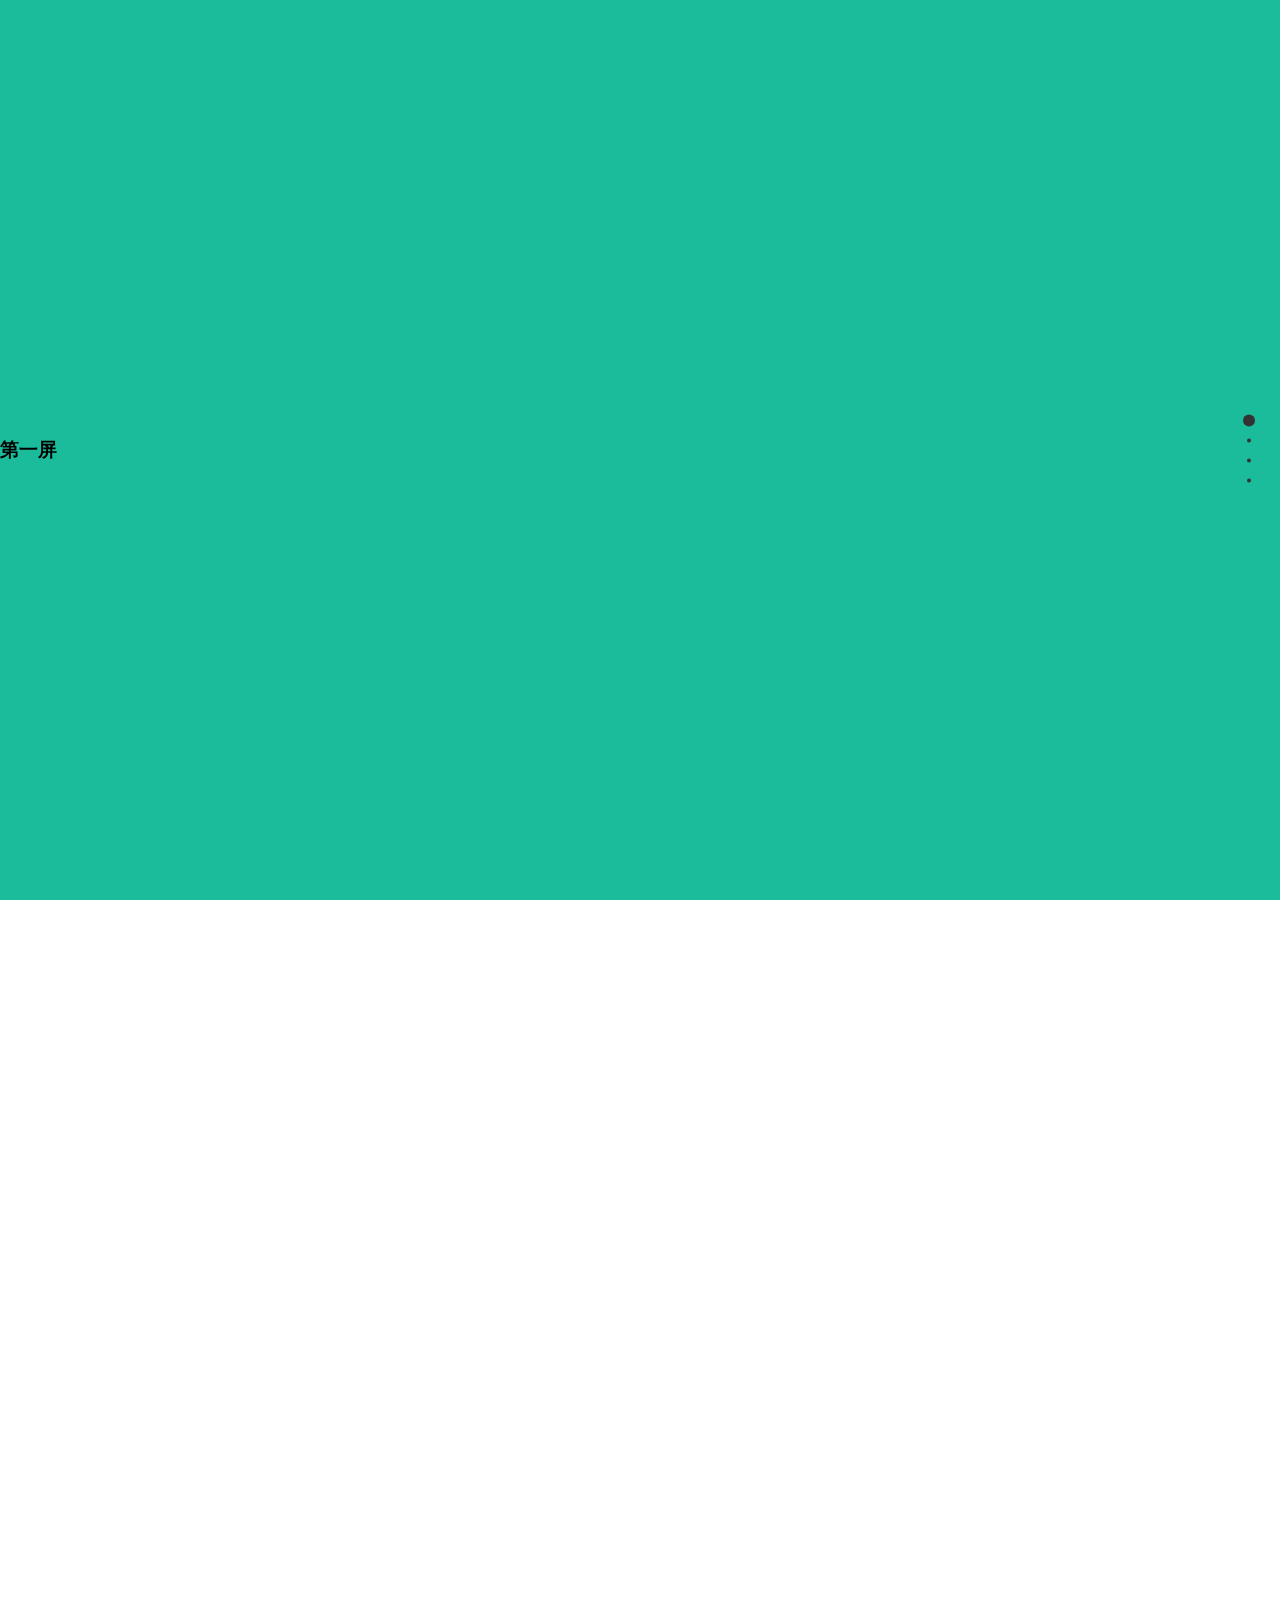
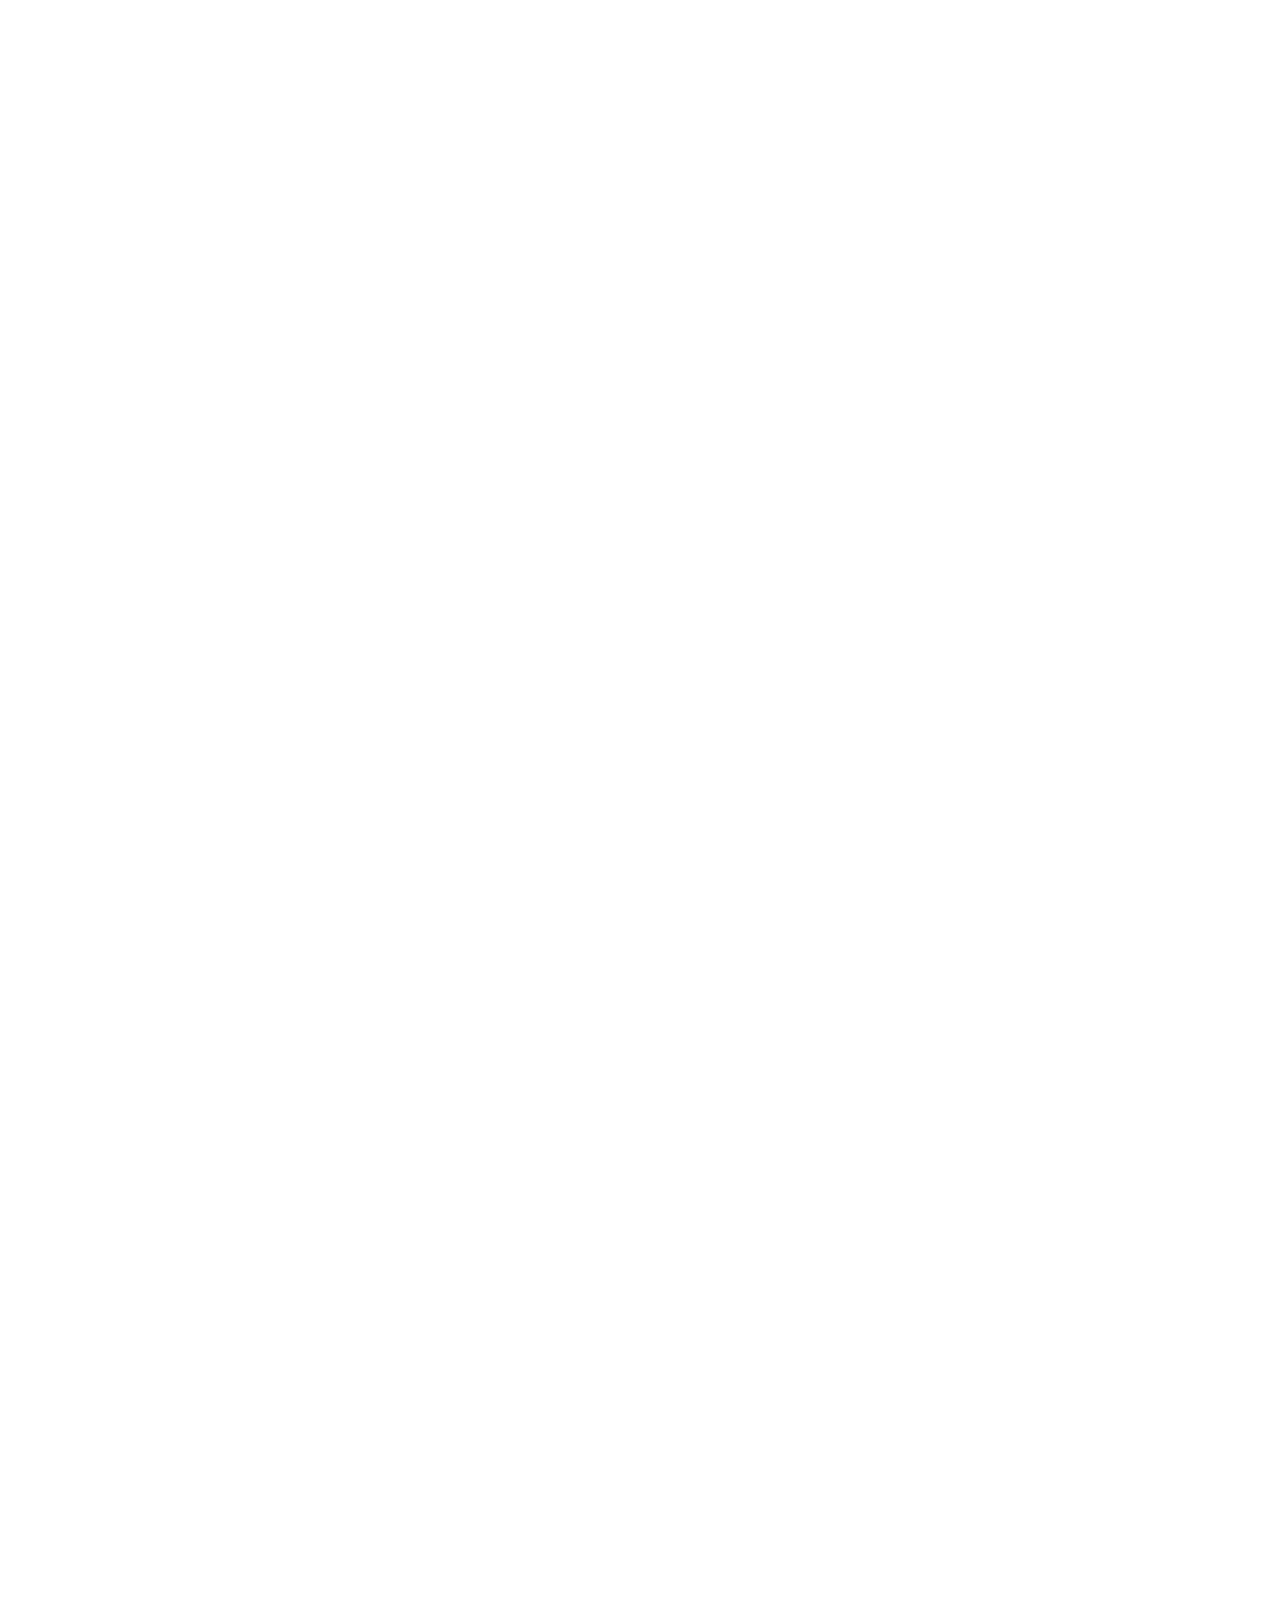
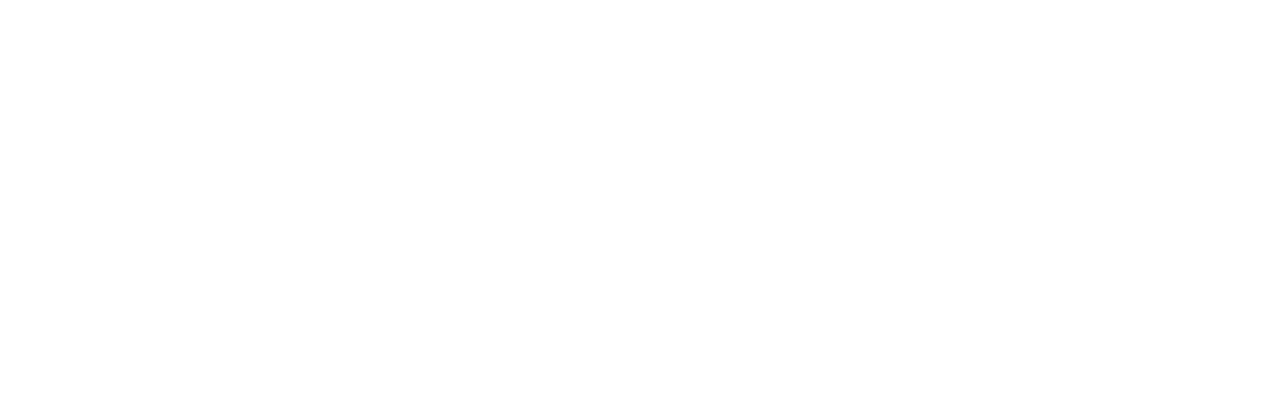
<file: 全屏滚动插件/index.html>
<!DOCTYPE html>
<html lang="en">
<head>
    <meta charset="UTF-8">
    <meta name="viewport" content="width=device-width, initial-scale=1.0">
    <title>Document</title>
    <link rel="stylesheet" href="css/fullpage.min.css">
    <script src="js/jquery.min.js"></script>
    <script src="js/fullpage.min.js"></script>
    <script>
        $(function(){
            $('#dowebok').fullpage({
                sectionsColor: ['#1bbc9b', '#4BBFC3', '#7BAABE', '#f90'],
                navigation:true
            });
        });
    </script>
</head>
<body>
    <div id="dowebok">
        <div class="section">
            <h3>第一屏</h3>
        </div>
        <div class="section">
            <h3>第二屏</h3>
        </div>
        <div class="section">
            <h3>第三屏</h3>
        </div>
        <div class="section">
            <h3>第四屏</h3>
        </div>
    </div>
</body>
</html>
</file>
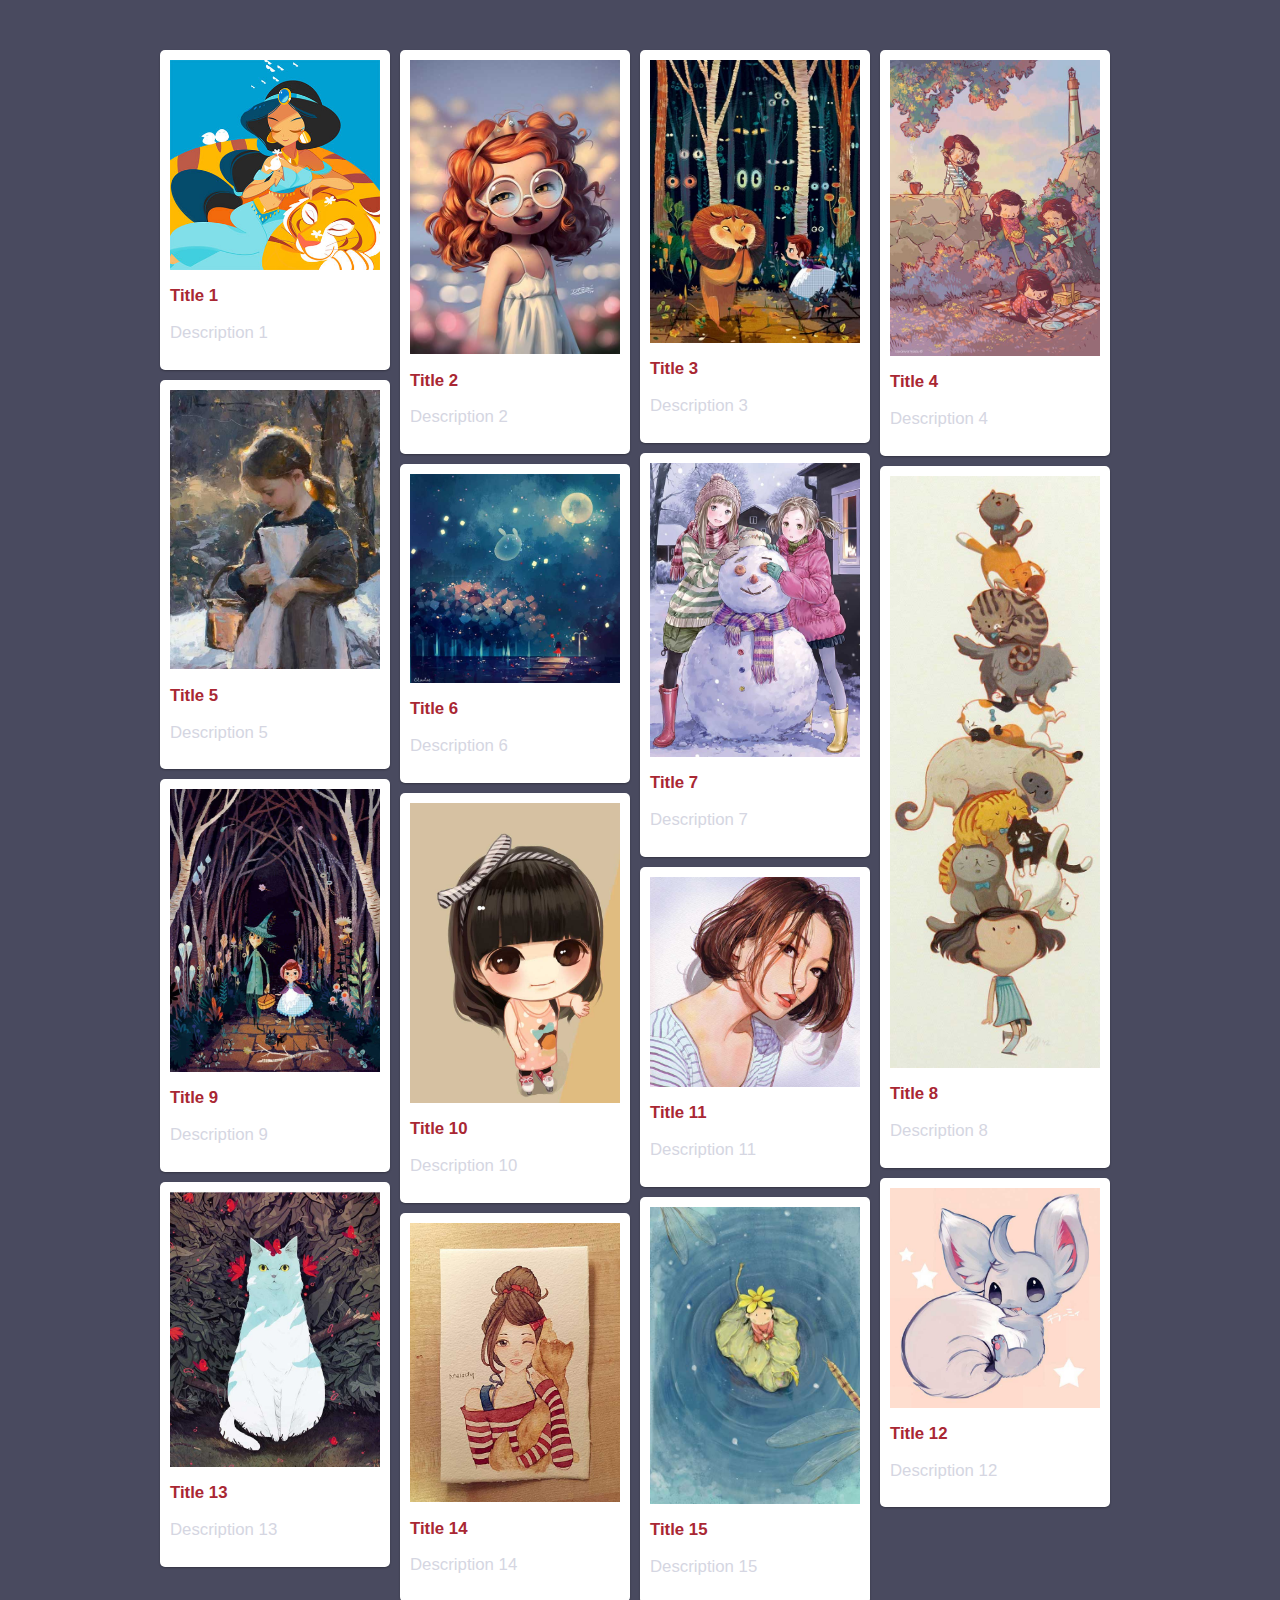
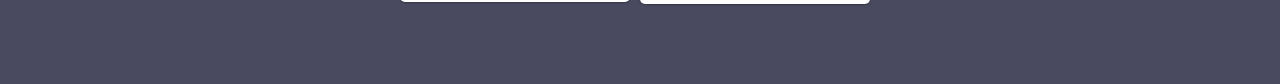
<file: 瀑布流/index.html>
<!DOCTYPE html>
<html lang="en">
<head>
    <meta charset="UTF-8">
    <meta name="viewport" content="width=device-width, initial-scale=1.0">
    <title>瀑布流</title>
    <link rel="stylesheet" href="css/normalize.css">
    <link rel="stylesheet" type="text/css" href="css/default.css">
    <style type="text/css">
		#gallery-wrapper {
		position: relative;
		max-width: 75%;
		width: 75%;
		margin:50px auto;
		}
		img.thumb {
		width: 100%;
		max-width: 100%;
		height: auto;
		}
		.white-panel {
		position: absolute;
		background: white;
		border-radius: 5px;
		box-shadow: 0px 1px 2px rgba(0,0,0,0.3);
		padding: 10px;
		}
		.white-panel h1 {
		font-size: 1em;
		}
		.white-panel h1 a {
		color: #A92733;
		}
		.white-panel:hover {
		box-shadow: 1px 1px 10px rgba(0,0,0,0.5);
		margin-top: -5px;
		-webkit-transition: all 0.3s ease-in-out;
		-moz-transition: all 0.3s ease-in-out;
		-o-transition: all 0.3s ease-in-out;
		transition: all 0.3s ease-in-out;
		}
    </style>
    <script src="https://cdn.bootcdn.net/ajax/libs/jquery/3.5.1/jquery.min.js"></script>
	<script src="js/pinterest_grid.js"></script>
	<script type="text/javascript">
		$(function(){
			$("#gallery-wrapper").pinterest_grid({
				no_columns: 4,
                padding_x: 10,
                padding_y: 10,
                margin_bottom: 50,
                single_column_breakpoint: 700
			});
			
		});
	</script>
</head>
<body>
    <section id="gallery-wrapper">
		<article class="white-panel">
			<img src="img/1.jpg" class="thumb">
			<h1><a href="#">Title 1</a></h1>
	  		<p>Description 1</p>
		</article>
		<article class="white-panel">
			<img src="img/2.jpg" class="thumb">
			<h1><a href="#">Title 2</a></h1>
	  		<p>Description 2</p>
		</article>
		<article class="white-panel">
			<img src="img/3.jpg" class="thumb">
			<h1><a href="#">Title 3</a></h1>
	  		<p>Description 3</p>
		</article>
		<article class="white-panel">
			<img src="img/4.jpg" class="thumb">
			<h1><a href="#">Title 4</a></h1>
	  		<p>Description 4</p>
		</article>
		<article class="white-panel">
			<img src="img/5.jpg" class="thumb">
			<h1><a href="#">Title 5</a></h1>
	  		<p>Description 5</p>
		</article>
		<article class="white-panel">
			<img src="img/6.jpg" class="thumb">
			<h1><a href="#">Title 6</a></h1>
	  		<p>Description 6</p>
		</article>
		<article class="white-panel">
			<img src="img/7.jpg" class="thumb">
			<h1><a href="#">Title 7</a></h1>
	  		<p>Description 7</p>
		</article>
		<article class="white-panel">
			<img src="img/8.jpg" class="thumb">
			<h1><a href="#">Title 8</a></h1>
	  		<p>Description 8</p>
		</article>
		<article class="white-panel">
			<img src="img/9.jpg" class="thumb">
			<h1><a href="#">Title 9</a></h1>
	  		<p>Description 9</p>
		</article>
		<article class="white-panel">
			<img src="img/10.jpg" class="thumb">
			<h1><a href="#">Title 10</a></h1>
	  		<p>Description 10</p>
		</article>
		<article class="white-panel">
			<img src="img/11.jpg" class="thumb">
			<h1><a href="#">Title 11</a></h1>
	  		<p>Description 11</p>
		</article>
		<article class="white-panel">
			<img src="img/12.jpg" class="thumb">
			<h1><a href="#">Title 12</a></h1>
	  		<p>Description 12</p>
		</article>
		<article class="white-panel">
			<img src="img/13.jpg" class="thumb">
			<h1><a href="#">Title 13</a></h1>
	  		<p>Description 13</p>
		</article>
		<article class="white-panel">
			<img src="img/14.jpg" class="thumb">
			<h1><a href="#">Title 14</a></h1>
	  		<p>Description 14</p>
		</article>
		<article class="white-panel">
			<img src="img/15.jpg" class="thumb">
			<h1><a href="#">Title 15</a></h1>
	  		<p>Description 15</p>
		</article>
    </section>
</body>
</html>
</file>
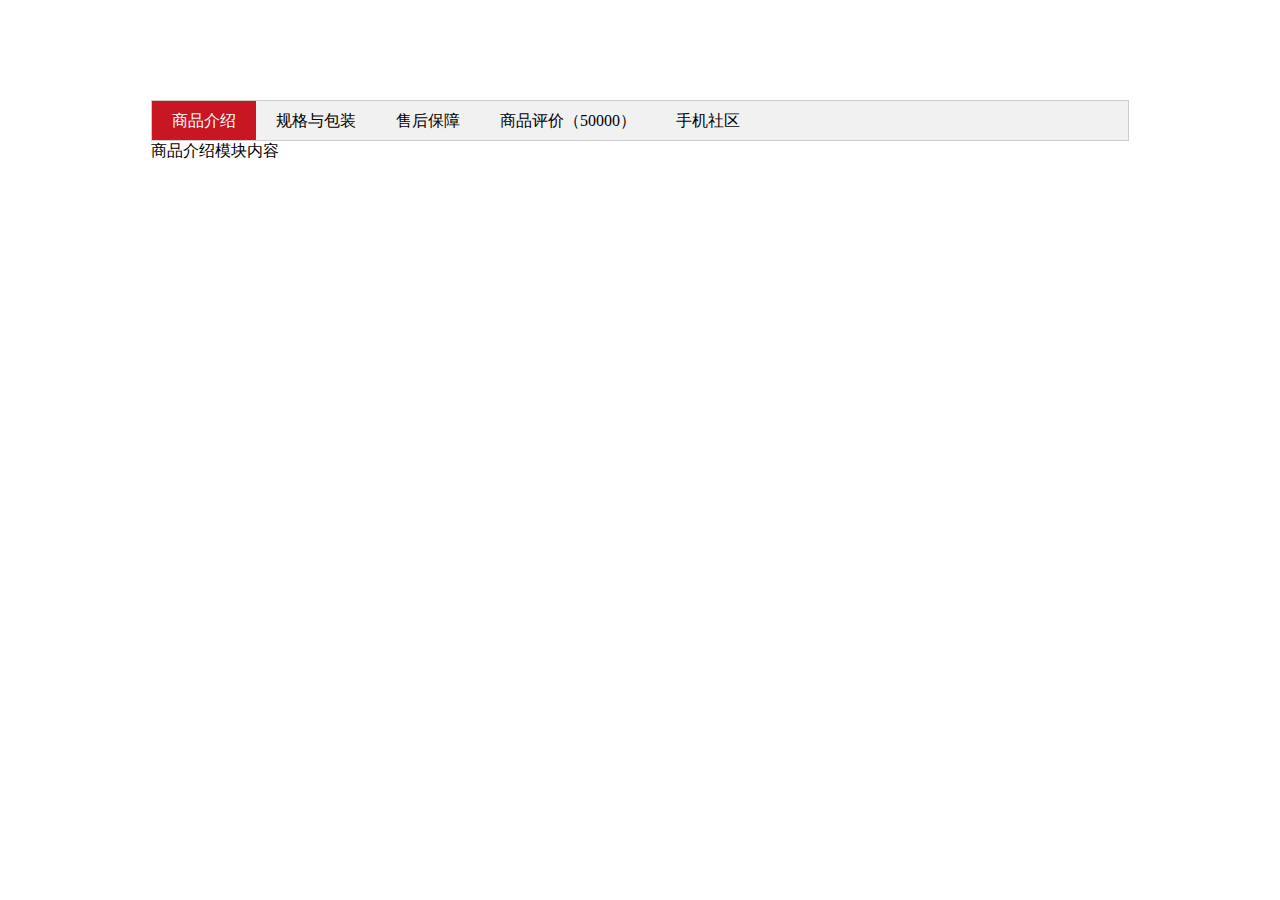
<file: 案例  tab栏切换.html>
<!DOCTYPE html>
<html lang="en">

<head>
    <meta charset="UTF-8">
    <meta name="viewport" content="width=device-width, initial-scale=1.0">
    <meta http-equiv="X-UA-Compatible" content="ie=edge">
    <title>Document</title>
    <style>
        * {
            margin: 0;
            padding: 0;
        }
        
        li {
            list-style-type: none;
        }
        
        .tab {
            width: 978px;
            margin: 100px auto;
        }
        
        .tab_list {
            height: 39px;
            border: 1px solid #ccc;
            background-color: #f1f1f1;
        }
        
        .tab_list li {
            float: left;
            height: 39px;
            line-height: 39px;
            padding: 0 20px;
            text-align: center;
            cursor: pointer;
        }
        
        .tab_list .current {
            background-color: #c81623;
            color: #fff;
        }
        
        .item_info {
            padding: 20px 0 0 20px;
        }
        
        .item {
            display: none;
        }
    </style>
    <script src="https://cdn.bootcdn.net/ajax/libs/jquery/3.5.1/jquery.min.js"></script>
</head>

<body>
    <div class="tab">
        <div class="tab_list">
            <ul>
                <li class="current">商品介绍</li>
                <li>规格与包装</li>
                <li>售后保障</li>
                <li>商品评价（50000）</li>
                <li>手机社区</li>
            </ul>
        </div>
        <div class="tab_con">
            <div class="item" style="display: block;">
                商品介绍模块内容
            </div>
            <div class="item">
                规格与包装模块内容
            </div>
            <div class="item">
                售后保障模块内容
            </div>
            <div class="item">
                商品评价（50000）模块内容
            </div>
            <div class="item">
                手机社区模块内容
            </div>

        </div>
    </div>
    <script>
        $(function() {
            // 1.点击上部的li，当前li 添加current类，其余兄弟移除类
            $(".tab_list li").click(function() {
                // 链式编程操作
                $(this).addClass("current").siblings().removeClass("current");
                // 2.点击的同时，得到当前li 的索引号
                var index = $(this).index();
                console.log(index);
                // 3.让下部里面相应索引号的item显示，其余的item隐藏
                $(".tab_con .item").eq(index).show().siblings().hide();
            });
        })
    </script>
</body>

</html>
</file>
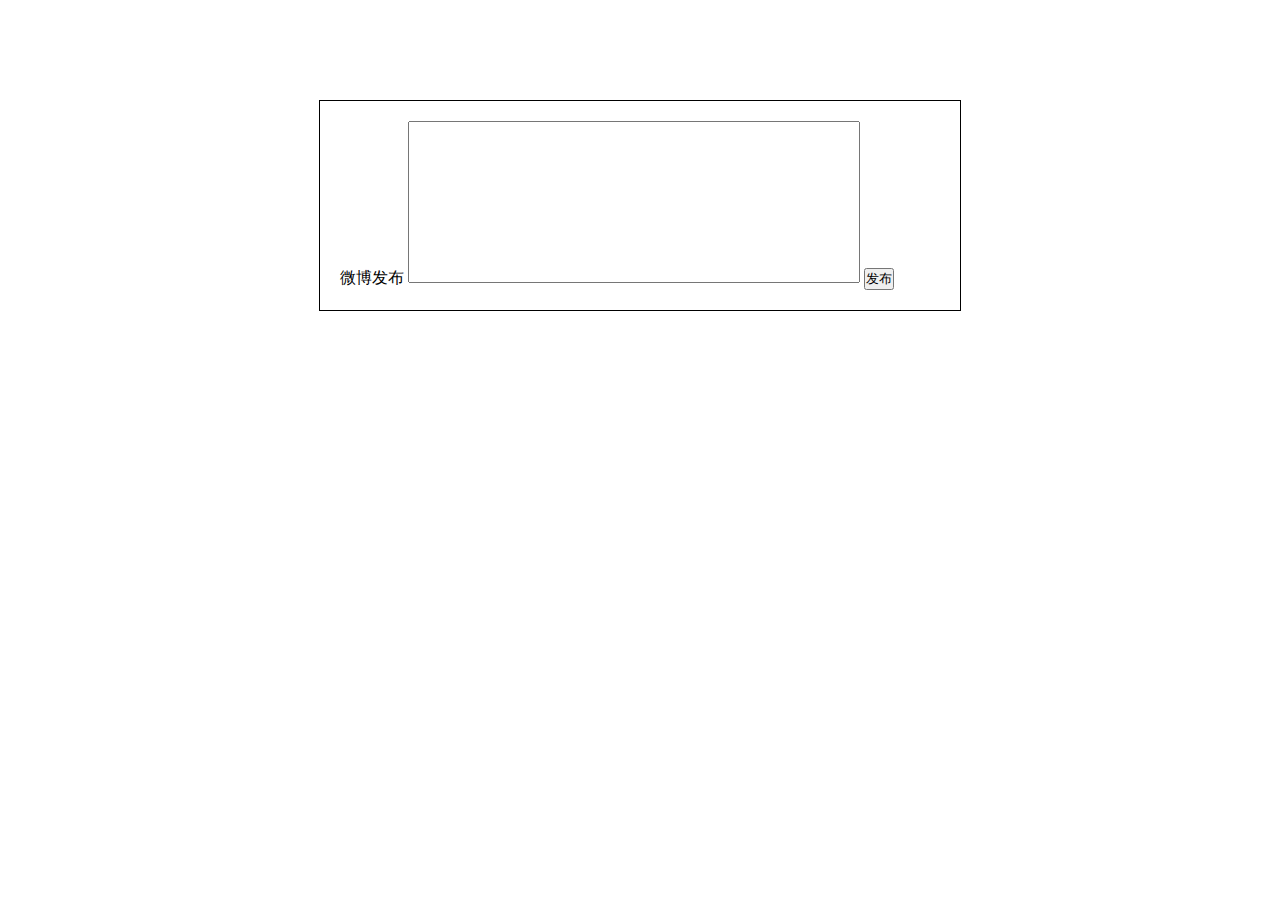
<file: 案例  微博发布.html>
<!DOCTYPE html>
<html>

<head lang="en">
    <meta charset="UTF-8">
    <title></title>
    <style>
        * {
            margin: 0;
            padding: 0
        }
        
        ul {
            list-style: none
        }
        
        .box {
            width: 600px;
            margin: 100px auto;
            border: 1px solid #000;
            padding: 20px;
        }
        
        textarea {
            width: 450px;
            height: 160px;
            outline: none;
            resize: none;
        }
        
        ul {
            width: 450px;
            padding-left: 80px;
        }
        
        ul li {
            line-height: 25px;
            border-bottom: 1px dashed #cccccc;
            display: none;
        }
        
        input {
            float: right;
        }
        
        ul li a {
            float: right;
        }
    </style>
    <script src="https://cdn.bootcdn.net/ajax/libs/jquery/3.5.1/jquery.min.js"></script>
    <script>
        $(function(){
            //1、点击发布按钮，动态创建一个li，放入文本框的内容和删除按钮，并且添加到ul中
            $(".btn").on("click",function(){
                var li = $('<li></li>')
                li.html($('.txt').val() + "<a href = 'javascript:;'>删除</a>")
                $("ul").prepend(li)
                li.slideDown()
                $('.txt').val('')
            })
            //2、点击删除按钮，可以删除当前的微博留言li
            // $("ul a").click(function(){   click不能给动态创建的a添加事件
            // })
            //on可以给动态创建的元素绑定事件
            $("ul").on("click","a",function(){
                $(this).parent().slideUp(function(){
                    $(this).remove()
                })
            })
        })
    </script>
</head>

<body>
    <div class="box" id="weibo">
        <span>微博发布</span>
        <textarea name="" class="txt" cols="30" rows="10"></textarea>
        <button class="btn">发布</button>
        <ul>
        </ul>
    </div>
</body>

</html>
</file>
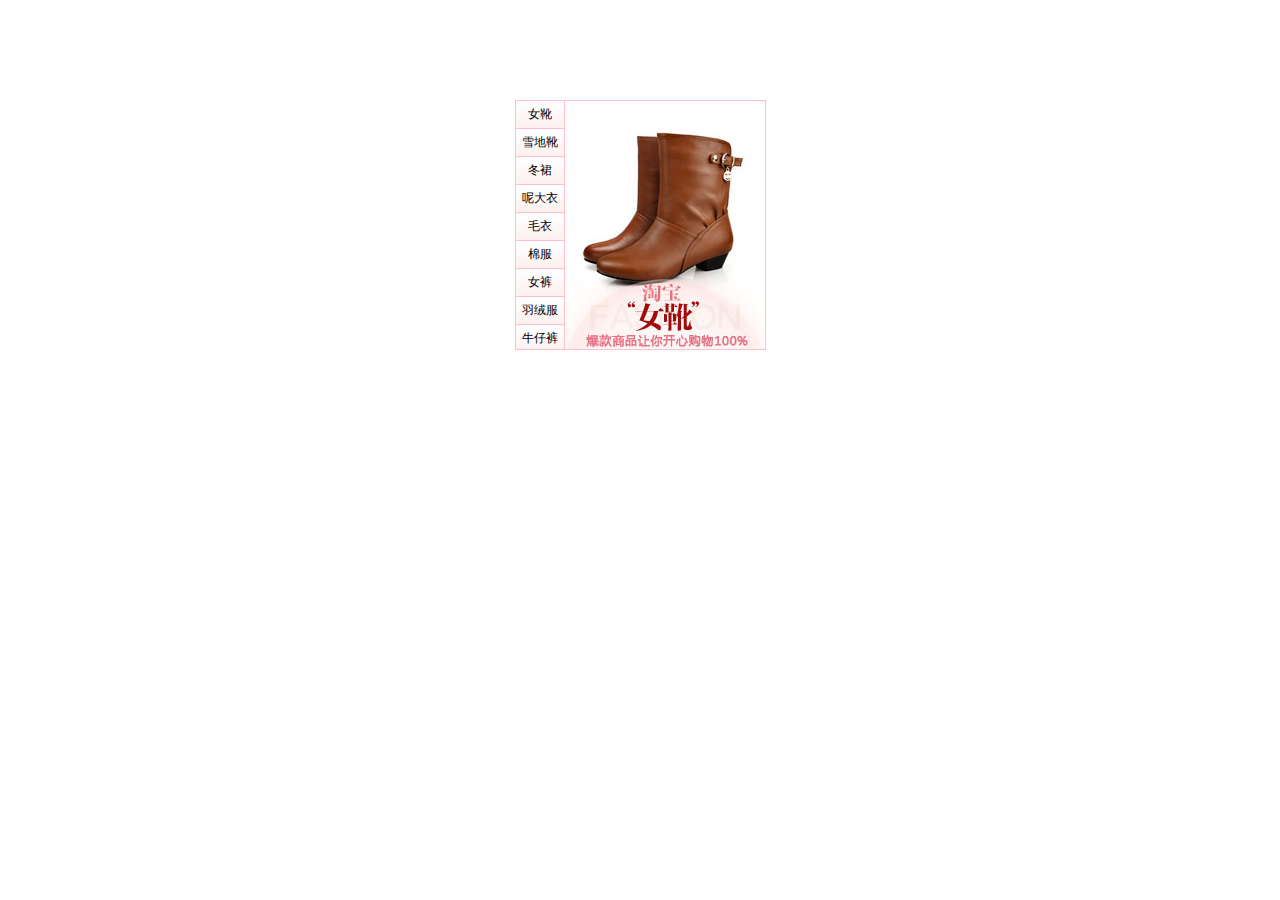
<file: 案例  淘宝服饰精品.html>
<!DOCTYPE html>
<html>

<head lang="en">
    <meta charset="UTF-8">
    <title></title>
    <style type="text/css">
        * {
            margin: 0;
            padding: 0;
            font-size: 12px;
        }
        
        ul {
            list-style: none;
        }
        
        a {
            text-decoration: none;
        }
        
        .wrapper {
            width: 250px;
            height: 248px;
            margin: 100px auto 0;
            border: 1px solid pink;
            border-right: 0;
            overflow: hidden;
        }
        
        #left,
        #content {
            float: left;
        }
        
        #left li {
            background: url(images/lili.jpg) repeat-x;
        }
        
        #left li a {
            display: block;
            width: 48px;
            height: 27px;
            border-bottom: 1px solid pink;
            line-height: 27px;
            text-align: center;
            color: black;
        }
        
        #left li a:hover {
            background-image: url(images/abg.gif);
        }
        
        #content {
            border-left: 1px solid pink;
            border-right: 1px solid pink;
        }
    </style>
    <script src="https://cdn.bootcdn.net/ajax/libs/jquery/3.5.1/jquery.min.js"></script>
    <script>
        $(function() {
            // 1. 鼠标经过左侧的小li 
            $("#left li").mouseover(function() {
                // 2. 得到当前小li 的索引号
                var index = $(this).index();
                // 3. 让我们右侧的盒子相应索引号的图片显示出来就好了
                // $("#content div").eq(index).show();
                // 4. 让其余的图片（就是其他的兄弟）隐藏起来
                // $("#content div").eq(index).siblings().hide();
                // 链式编程
                $("#content div").eq(index).show().siblings().hide();
                //当前元素变化背景颜色
                $(this).css('background','skyblue');
                //其余兄弟去掉背景颜色
                $(this).siblings().css('background','');
            })
        })
        
    </script>
</head>

<body>
    <div class="wrapper">
        <ul id="left">
            <li><a href="#">女靴</a></li>
            <li><a href="#">雪地靴</a></li>
            <li><a href="#">冬裙</a></li>
            <li><a href="#">呢大衣</a></li>
            <li><a href="#">毛衣</a></li>
            <li><a href="#">棉服</a></li>
            <li><a href="#">女裤</a></li>
            <li><a href="#">羽绒服</a></li>
            <li><a href="#">牛仔裤</a></li>
        </ul>
        <div id="content">
            <div>
                <a href="#"><img src="images/女靴.jpg" width="200" height="250" /></a>
            </div>
            <div>
                <a href="#"><img src="images/雪地靴.jpg" width="200" height="250" /></a>
            </div>
            <div>
                <a href="#"><img src="images/冬裙.jpg" width="200" height="250" /></a>
            </div>
            <div>
                <a href="#"><img src="images/呢大衣.jpg" width="200" height="250" /></a>
            </div>
            <div>
                <a href="#"><img src="images/毛衣.jpg" width="200" height="250" /></a>
            </div>
            <div>
                <a href="#"><img src="images/棉服.jpg" width="200" height="250" /></a>
            </div>
            <div>
                <a href="#"><img src="images/女裤.jpg" width="200" height="250" /></a>
            </div>
            <div>
                <a href="#"><img src="images/羽绒服.jpg" width="200" height="250" /></a>
            </div>
            <div>
                <a href="#"><img src="images/牛仔裤.jpg" width="200" height="250" /></a>
            </div>

        </div>


    </div>
</body>

</html>
</file>
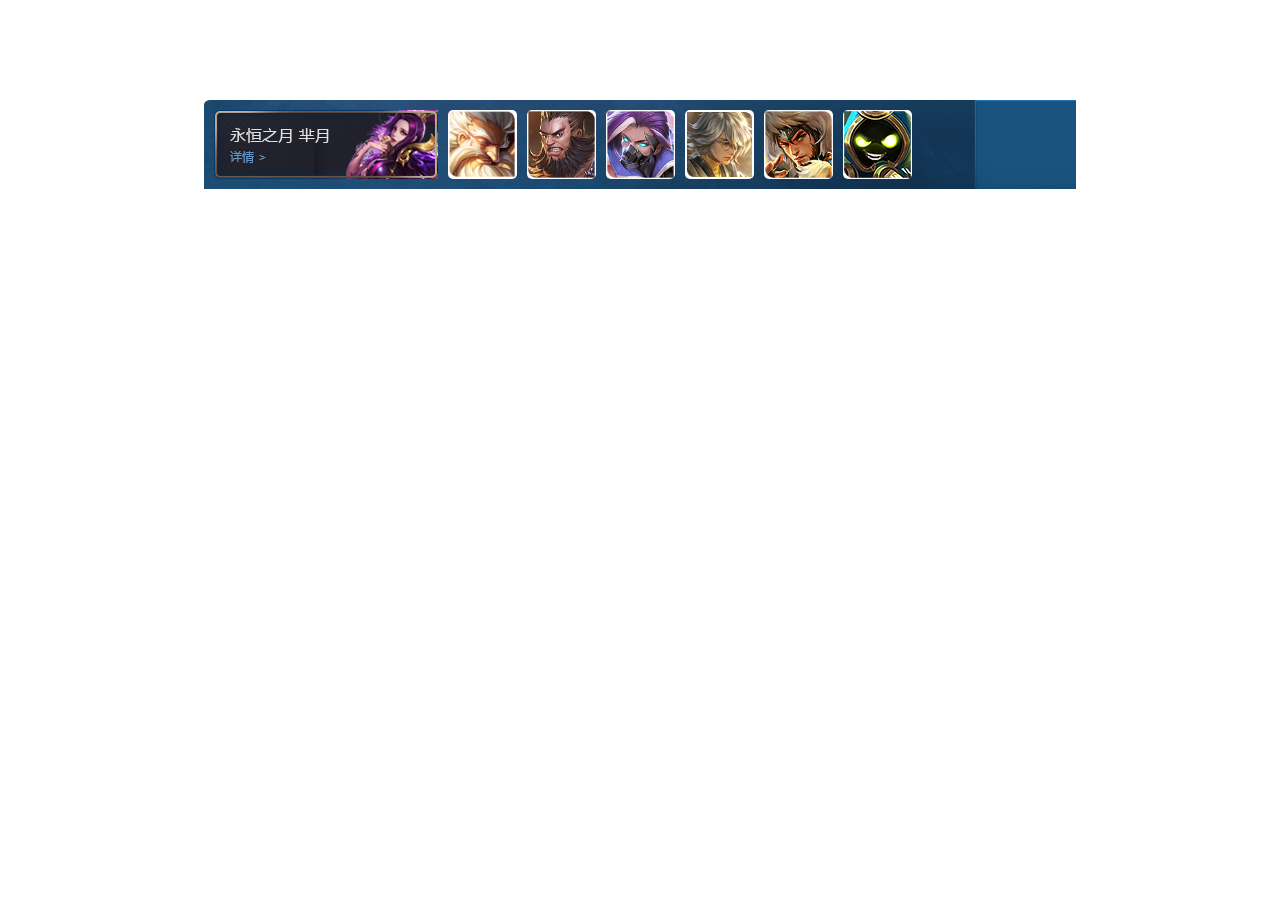
<file: 案例  王者荣耀手风琴效果.html>
<!doctype html>
<html>

<head>
    <meta charset="utf-8">
    <title>手风琴案例</title>

    <style type="text/css">
        * {
            margin: 0;
            padding: 0;
        }
        
        img {
            display: block;
        }
        
        ul {
            list-style: none;
        }
        
        .king {
            width: 852px;
            margin: 100px auto;
            background: url(images/bg.png) no-repeat;
            overflow: hidden;
            padding: 10px;
        }
        
        .king ul {
            overflow: hidden;
        }
        
        .king li {
            position: relative;
            float: left;
            width: 69px;
            height: 69px;
            margin-right: 10px;
        }
        
        .king li.current {
            width: 224px;
        }
        
        .king li.current .big {
            display: block;
        }
        
        .king li.current .small {
            display: none;
        }
        
        .big {
            width: 224px;
            display: none;
        }
        
        .small {
            position: absolute;
            top: 0;
            left: 0;
            width: 69px;
            height: 69px;
            border-radius: 5px;
        }
    </style>

</head>

<body>
    <script src="https://cdn.bootcdn.net/ajax/libs/jquery/3.5.1/jquery.min.js"></script>
    <script type="text/javascript">
        $(function() {
            // 鼠标经过某个小li 有两步操作：
            $(".king li").mouseenter(function() {
                // 1.当前小li 宽度变为 224px， 同时里面的小图片淡出，大图片淡入
                $(this).stop().animate({
                    width: 224
                }).find(".small").stop().fadeOut().siblings(".big").stop().fadeIn();
                // 2.其余兄弟小li宽度变为69px， 小图片淡入， 大图片淡出
                $(this).siblings("li").stop().animate({
                    width: 69
                }).find(".small").stop().fadeIn().siblings(".big").stop().fadeOut();
            })



        });
    </script>
    <div class="king">
        <ul>
            <li class="current">
                <a href="#">
                    <img src="images/m1.jpg" alt="" class="small">
                    <img src="images/m.png" alt="" class="big">
                </a>
            </li>
            <li>
                <a href="#">
                    <img src="images/l1.jpg" alt="" class="small">
                    <img src="images/l.png" alt="" class="big">
                </a>
            </li>
            <li>
                <a href="#">
                    <img src="images/c1.jpg" alt="" class="small">
                    <img src="images/c.png" alt="" class="big">
                </a>
            </li>
            <li>
                <a href="#">
                    <img src="images/w1.jpg" alt="" class="small">
                    <img src="images/w.png" alt="" class="big">
                </a>
            </li>
            <li>
                <a href="#">
                    <img src="images/z1.jpg" alt="" class="small">
                    <img src="images/z.png" alt="" class="big">
                </a>
            </li>
            <li>
                <a href="#">
                    <img src="images/h1.jpg" alt="" class="small">
                    <img src="images/h.png" alt="" class="big">
                </a>
            </li>
            <li>
                <a href="#">
                    <img src="images/t1.jpg" alt="" class="small">
                    <img src="images/t.png" alt="" class="big">
                </a>
            </li>
        </ul>

    </div>




</body>

</html>
</file>
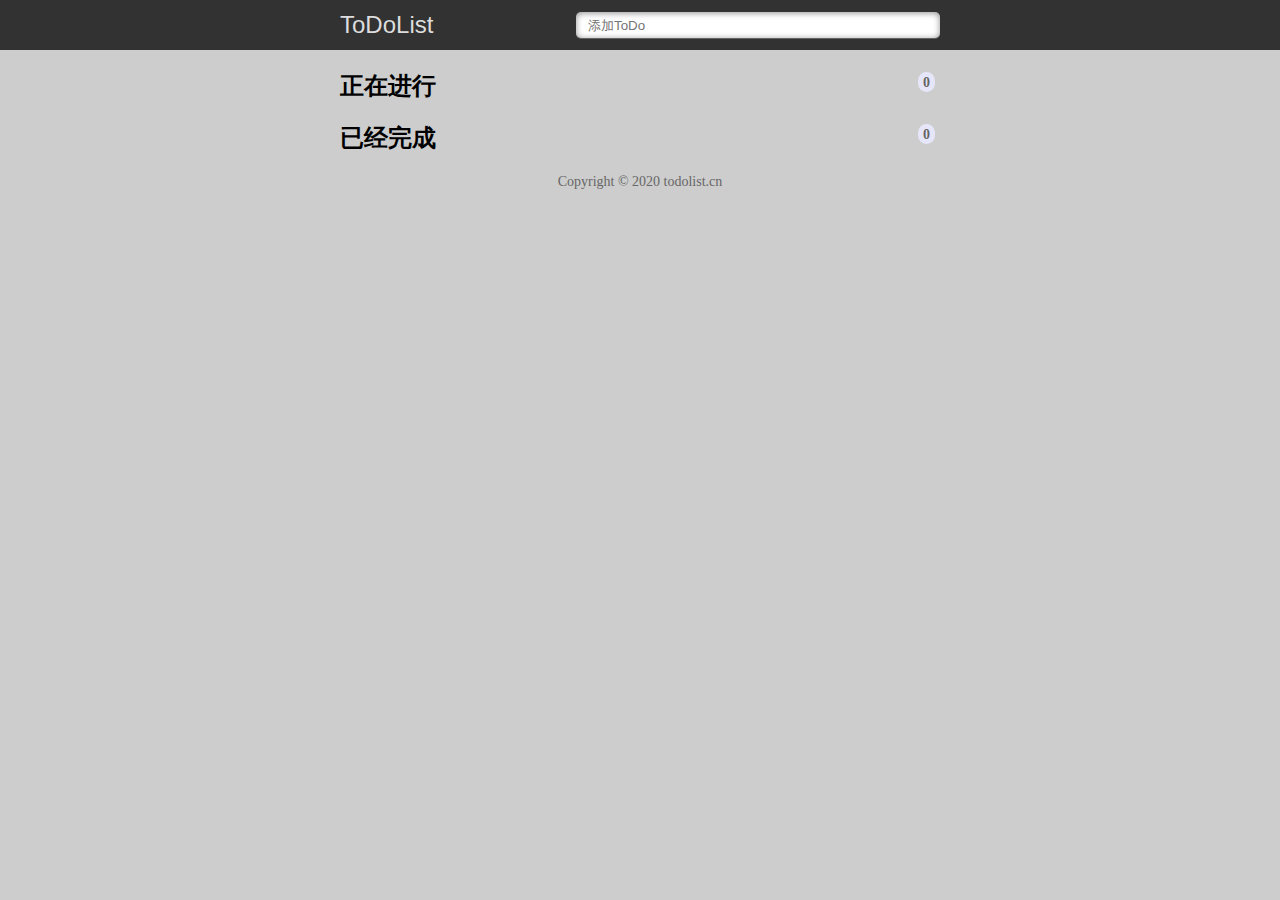
<file: ToDolist——最简单的待办事项列表/案例  ToDolist.html>
<!DOCTYPE html>
<html lang="en">
<head>
    <meta charset="UTF-8">
    <meta name="viewport" content="width=device-width, initial-scale=1.0">
    <title>ToDolist——最简单的待办事项列表</title>
    <link rel="stylesheet" href="css/index.css">
    <script src="https://cdn.bootcdn.net/ajax/libs/jquery/3.5.1/jquery.min.js"></script>
    <script src="./todolist.js"></script>
</head>
<body>
    <header>
        <section>
            <label for="title">ToDoList</label>
            <input type="text" id="title" name="title" placeholder="添加ToDo" required="required" autocomplete="off" />
        </section>
    </header>
    <section>
        <h2>正在进行 <span id="todocount"></span></h2>
        <ol id="todolist" class="demo-box">

        </ol>
        <h2>已经完成 <span id="donecount"></span></h2>
        <ul id="donelist">

        </ul>
    </section>
    <footer>
        Copyright &copy; 2020 todolist.cn
    </footer>

</body>
</html>
</file>
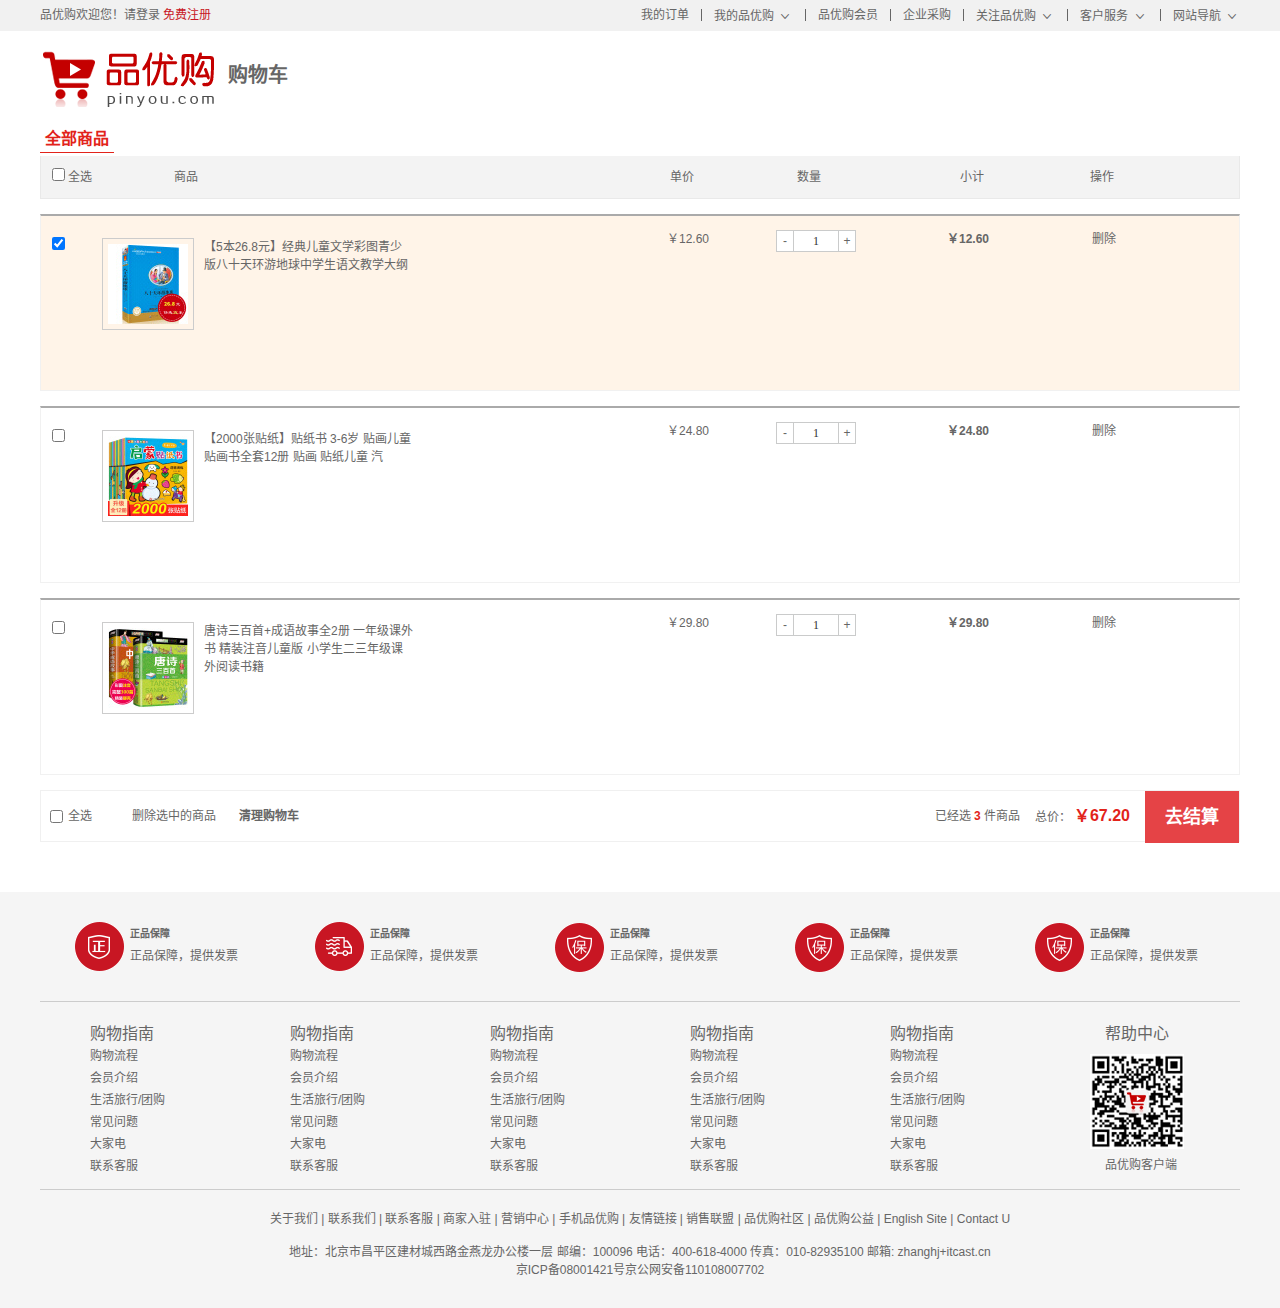
<file: 购物车/案例  购物车.html>
<!DOCTYPE html>
<html lang="zh-CN">

<head>
    <meta charset="UTF-8">
    <title>我的购物车-品优购</title>
    <meta name="description" content="品优购JD.COM-专业的综合网上购物商城,销售家电、数码通讯、电脑、家居百货、服装服饰、母婴、图书、食品等数万个品牌优质商品.便捷、诚信的服务，为您提供愉悦的网上购物体验!" />
    <meta name="Keywords" content="网上购物,网上商城,手机,笔记本,电脑,MP3,CD,VCD,DV,相机,数码,配件,手表,存储卡,品优购" />
    <!-- 引入facicon.ico网页图标 -->
    <link rel="shortcut icon" href="favicon.ico" type="image/x-icon" />
    <!-- 引入css 初始化的css 文件 -->
    <link rel="stylesheet" href="css/base.css">
    <!-- 引入公共样式的css 文件 -->
    <link rel="stylesheet" href="css/common.css">
    <!-- 引入car css -->
    <link rel="stylesheet" href="css/car.css">
    <!-- 先引入jquery  -->
    <script src="https://cdn.bootcdn.net/ajax/libs/jquery/3.5.1/jquery.min.js"></script>
    <!-- 在引入我们自己的js文件 -->
    <script src="js/car.js"></script>
</head>

<body>
    <!-- 顶部快捷导航start -->
    <div class="shortcut">
        <div class="w">
            <div class="fl">
                <ul>
                    <li>品优购欢迎您！ </li>
                    <li>
                        <a href="#">请登录</a>
                        <a href="#" class="style-red">免费注册</a>
                    </li>
                </ul>
            </div>
            <div class="fr">
                <ul>
                    <li><a href="#">我的订单</a></li>
                    <li class="spacer"></li>
                    <li>
                        <a href="#">我的品优购</a>
                        <i class="icomoon"></i>
                    </li>
                    <li class="spacer"></li>
                    <li><a href="#">品优购会员</a></li>
                    <li class="spacer"></li>
                    <li><a href="#">企业采购</a></li>
                    <li class="spacer"></li>
                    <li><a href="#">关注品优购</a> <i class="icomoon"></i></li>
                    <li class="spacer"></li>
                    <li><a href="#">客户服务</a> <i class="icomoon"></i></li>
                    <li class="spacer"></li>
                    <li><a href="#">网站导航</a> <i class="icomoon"></i></li>
                </ul>
            </div>
        </div>
    </div>
    <!-- 顶部快捷导航end  -->


    <div class="car-header">
        <div class="w">
            <div class="car-logo">
                <img src="img/logo.png" alt=""> <b>购物车</b>
            </div>
        </div>
    </div>

    </div>
    <div class="c-container">
        <div class="w">
            <div class="cart-filter-bar">
                <em>全部商品</em>
            </div>
            <!-- 购物车主要核心区域 -->
            <div class="cart-warp">
                <!-- 头部全选模块 -->
                <div class="cart-thead">
                    <div class="t-checkbox">
                        <input type="checkbox" name="" id="" class="checkall"> 全选
                    </div>
                    <div class="t-goods">商品</div>
                    <div class="t-price">单价</div>
                    <div class="t-num">数量</div>
                    <div class="t-sum">小计</div>
                    <div class="t-action">操作</div>
                </div>
                <!-- 商品详细模块 -->
                <div class="cart-item-list">
                    <div class="cart-item check-cart-item">
                        <div class="p-checkbox">
                            <input type="checkbox" name="" id="" checked class="j-checkbox">
                        </div>
                        <div class="p-goods">
                            <div class="p-img">
                                <img src="upload/p1.jpg" alt="">
                            </div>
                            <div class="p-msg">【5本26.8元】经典儿童文学彩图青少版八十天环游地球中学生语文教学大纲</div>
                        </div>
                        <div class="p-price">￥12.60</div>
                        <div class="p-num">
                            <div class="quantity-form">
                                <a href="javascript:;" class="decrement">-</a>
                                <input type="text" class="itxt" value="1">
                                <a href="javascript:;" class="increment">+</a>
                            </div>
                        </div>
                        <div class="p-sum">￥12.60</div>
                        <div class="p-action"><a href="javascript:;">删除</a></div>
                    </div>
                    <div class="cart-item">
                        <div class="p-checkbox">
                            <input type="checkbox" name="" id="" class="j-checkbox">
                        </div>
                        <div class="p-goods">
                            <div class="p-img">
                                <img src="upload/p2.jpg" alt="">
                            </div>
                            <div class="p-msg">【2000张贴纸】贴纸书 3-6岁 贴画儿童 贴画书全套12册 贴画 贴纸儿童 汽</div>
                        </div>
                        <div class="p-price">￥24.80</div>
                        <div class="p-num">
                            <div class="quantity-form">
                                <a href="javascript:;" class="decrement">-</a>
                                <input type="text" class="itxt" value="1">
                                <a href="javascript:;" class="increment">+</a>
                            </div>
                        </div>
                        <div class="p-sum">￥24.80</div>
                        <div class="p-action"><a href="javascript:;">删除</a></div>
                    </div>
                    <div class="cart-item">
                        <div class="p-checkbox">
                            <input type="checkbox" name="" id="" class="j-checkbox">
                        </div>
                        <div class="p-goods">
                            <div class="p-img">
                                <img src="upload/p3.jpg" alt="">
                            </div>
                            <div class="p-msg">唐诗三百首+成语故事全2册 一年级课外书 精装注音儿童版 小学生二三年级课外阅读书籍</div>
                        </div>
                        <div class="p-price">￥29.80</div>
                        <div class="p-num">
                            <div class="quantity-form">
                                <a href="javascript:;" class="decrement">-</a>
                                <input type="text" class="itxt" value="1">
                                <a href="javascript:;" class="increment">+</a>
                            </div>
                        </div>
                        <div class="p-sum">￥29.80</div>
                        <div class="p-action"><a href="javascript:;">删除</a></div>
                    </div>
                </div>

                <!-- 结算模块 -->
                <div class="cart-floatbar">
                    <div class="select-all">
                        <input type="checkbox" name="" id="" class="checkall">全选
                    </div>
                    <div class="operation">
                        <a href="javascript:;" class="remove-batch"> 删除选中的商品</a>
                        <a href="javascript:;" class="clear-all">清理购物车</a>
                    </div>
                    <div class="toolbar-right">
                        <div class="amount-sum">已经选<em>1</em>件商品</div>
                        <div class="price-sum">总价： <em>￥12.60</em></div>
                        <div class="btn-area">去结算</div>
                    </div>
                </div>
            </div>
        </div>

    </div>

    <!-- footer start -->
    <div class="footer">
        <div class="w">
            <!-- mod_service -->
            <div class="mod_service">
                <ul>
                    <li>
                        <i class="mod-service-icon mod_service_zheng"></i>
                        <div class="mod_service_tit">
                            <h5>正品保障</h5>
                            <p>正品保障，提供发票</p>
                        </div>
                    </li>
                    <li>
                        <i class="mod-service-icon mod_service_kuai"></i>
                        <div class="mod_service_tit">
                            <h5>正品保障</h5>
                            <p>正品保障，提供发票</p>
                        </div>
                    </li>
                    <li>
                        <i class="mod-service-icon mod_service_bao"></i>
                        <div class="mod_service_tit">
                            <h5>正品保障</h5>
                            <p>正品保障，提供发票</p>
                        </div>
                    </li>
                    <li>
                        <i class="mod-service-icon mod_service_bao"></i>
                        <div class="mod_service_tit">
                            <h5>正品保障</h5>
                            <p>正品保障，提供发票</p>
                        </div>
                    </li>
                    <li>
                        <i class="mod-service-icon mod_service_bao"></i>
                        <div class="mod_service_tit">
                            <h5>正品保障</h5>
                            <p>正品保障，提供发票</p>
                        </div>
                    </li>
                </ul>
            </div>
            <!-- mod_help -->
            <div class="mod_help">
                <dl class="mod_help_item">
                    <dt>购物指南</dt>
                    <dd> <a href="#">购物流程 </a></dd>
                    <dd> <a href="#">会员介绍 </a></dd>
                    <dd> <a href="#">生活旅行/团购 </a></dd>
                    <dd> <a href="#">常见问题 </a></dd>
                    <dd> <a href="#">大家电 </a></dd>
                    <dd> <a href="#">联系客服 </a></dd>
                </dl>
                <dl class="mod_help_item">
                    <dt>购物指南</dt>
                    <dd> <a href="#">购物流程 </a></dd>
                    <dd> <a href="#">会员介绍 </a></dd>
                    <dd> <a href="#">生活旅行/团购 </a></dd>
                    <dd> <a href="#">常见问题 </a></dd>
                    <dd> <a href="#">大家电 </a></dd>
                    <dd> <a href="#">联系客服 </a></dd>
                </dl>
                <dl class="mod_help_item">
                    <dt>购物指南</dt>
                    <dd> <a href="#">购物流程 </a></dd>
                    <dd> <a href="#">会员介绍 </a></dd>
                    <dd> <a href="#">生活旅行/团购 </a></dd>
                    <dd> <a href="#">常见问题 </a></dd>
                    <dd> <a href="#">大家电 </a></dd>
                    <dd> <a href="#">联系客服 </a></dd>
                </dl>
                <dl class="mod_help_item">
                    <dt>购物指南</dt>
                    <dd> <a href="#">购物流程 </a></dd>
                    <dd> <a href="#">会员介绍 </a></dd>
                    <dd> <a href="#">生活旅行/团购 </a></dd>
                    <dd> <a href="#">常见问题 </a></dd>
                    <dd> <a href="#">大家电 </a></dd>
                    <dd> <a href="#">联系客服 </a></dd>
                </dl>
                <dl class="mod_help_item">
                    <dt>购物指南</dt>
                    <dd> <a href="#">购物流程 </a></dd>
                    <dd> <a href="#">会员介绍 </a></dd>
                    <dd> <a href="#">生活旅行/团购 </a></dd>
                    <dd> <a href="#">常见问题 </a></dd>
                    <dd> <a href="#">大家电 </a></dd>
                    <dd> <a href="#">联系客服 </a></dd>
                </dl>
                <dl class="mod_help_item mod_help_app">
                    <dt>帮助中心</dt>
                    <dd>
                        <img src="upload/erweima.png" alt="">
                        <p>品优购客户端</p>
                    </dd>
                </dl>
            </div>

            <!-- mod_copyright  -->
            <div class="mod_copyright">
                <p class="mod_copyright_links">
                    关于我们 | 联系我们 | 联系客服 | 商家入驻 | 营销中心 | 手机品优购 | 友情链接 | 销售联盟 | 品优购社区 | 品优购公益 | English Site | Contact U
                </p>
                <p class="mod_copyright_info">
                    地址：北京市昌平区建材城西路金燕龙办公楼一层 邮编：100096 电话：400-618-4000 传真：010-82935100 邮箱: zhanghj+itcast.cn <br> 京ICP备08001421号京公网安备110108007702
                </p>
            </div>
        </div>
    </div>
    <!-- footer end -->
</body>

</html>
</file>
<file: 瀑布流/css/default.css>
@font-face {
	font-family: 'icomoon';
	src:url('../fonts/icomoon.eot?rretjt');
	src:url('../fonts/icomoon.eot?#iefixrretjt') format('embedded-opentype'),
		url('../fonts/icomoon.woff?rretjt') format('woff'),
		url('../fonts/icomoon.ttf?rretjt') format('truetype'),
		url('../fonts/icomoon.svg?rretjt#icomoon') format('svg');
	font-weight: normal;
	font-style: normal;
}

[class^="icon-"], [class*=" icon-"] {
	font-family: 'icomoon';
	/* speak: none; */
	font-style: normal;
	font-weight: normal;
	font-variant: normal;
	text-transform: none;
	line-height: 1;

	/* Better Font Rendering =========== */
	-webkit-font-smoothing: antialiased;
	-moz-osx-font-smoothing: grayscale;
}

body, html { font-size: 100%; 	padding: 0; margin: 0;}

/* Reset */
*,
*:after,
*:before {
	-webkit-box-sizing: border-box;
	-moz-box-sizing: border-box;
	box-sizing: border-box;
}

/* Clearfix hack by Nicolas Gallagher: http://nicolasgallagher.com/micro-clearfix-hack/ */
.clearfix:before,
.clearfix:after {
	content: " ";
	display: table;
}

.clearfix:after {
	clear: both;
}

body{
	background: #494A5F;
	color: #D5D6E2;
	font-weight: 500;
	font-size: 1.05em;
	font-family: "Microsoft YaHei","宋体","Segoe UI", "Lucida Grande", Helvetica, Arial,sans-serif, FreeSans, Arimo;
}
a{color: #2fa0ec;text-decoration: none;outline: none;}
a:hover,a:focus{color:#74777b;}

.htmleaf-container{
	margin: 0 auto;
	text-align: center;
	overflow: hidden;
}
.htmleaf-content {
	font-size: 150%;
	padding: 1em 0;
}

.htmleaf-content h2 {
	margin: 0 0 2em;
	opacity: 0.1;
}

.htmleaf-content p {
	margin: 1em 0;
	padding: 5em 0 0 0;
	font-size: 0.65em;
}
.bgcolor-1 { background: #f0efee; }
.bgcolor-2 { background: #f9f9f9; }
.bgcolor-3 { background: #e8e8e8; }/*light grey*/
.bgcolor-4 { background: #2f3238; color: #fff; }/*Dark grey*/
.bgcolor-5 { background: #df6659; color: #521e18; }/*pink1*/
.bgcolor-6 { background: #2fa8ec; }/*sky blue*/
.bgcolor-7 { background: #d0d6d6; }/*White tea*/
.bgcolor-8 { background: #3d4444; color: #fff; }/*Dark grey2*/
.bgcolor-9 { background: #ef3f52; color: #fff;}/*pink2*/
.bgcolor-10{ background: #64448f; color: #fff;}/*Violet*/
.bgcolor-11{ background: #3755ad; color: #fff;}/*dark blue*/
.bgcolor-12{ background: #3498DB; color: #fff;}/*light blue*/
.bgcolor-20{ background: #494A5F;color: #D5D6E2;}
/* Header */
.htmleaf-header{
	padding: 1em 190px 1em;
	letter-spacing: -1px;
	text-align: center;
	background: #66677c;
}
.htmleaf-header h1 {
	color: #D5D6E2;
	font-weight: 600;
	font-size: 2em;
	line-height: 1;
	margin-bottom: 0;
	font-family: "Microsoft YaHei","宋体","Segoe UI", "Lucida Grande", Helvetica, Arial,sans-serif, FreeSans, Arimo;
}
.htmleaf-header h1 span {
	font-family: "Microsoft YaHei","宋体","Segoe UI", "Lucida Grande", Helvetica, Arial,sans-serif, FreeSans, Arimo;
	display: block;
	font-size: 60%;
	font-weight: 400;
	padding: 0.8em 0 0.5em 0;
	color: #c3c8cd;
}
/*nav*/
.htmleaf-demo a{color: #1d7db1;text-decoration: none;}
.htmleaf-demo{width: 100%;padding-bottom: 1.2em;}
.htmleaf-demo a{display: inline-block;margin: 0.5em;padding: 0.6em 1em;border: 3px solid #1d7db1;font-weight: 700;}
.htmleaf-demo a:hover{opacity: 0.6;}
.htmleaf-demo a.current{background:#1d7db1;color: #fff; }
/* Top Navigation Style */
.htmleaf-links {
	position: relative;
	display: inline-block;
	white-space: nowrap;
	font-size: 1.5em;
	text-align: center;
}

.htmleaf-links::after {
	position: absolute;
	top: 0;
	left: 50%;
	margin-left: -1px;
	width: 2px;
	height: 100%;
	background: #dbdbdb;
	content: '';
	-webkit-transform: rotate3d(0,0,1,22.5deg);
	transform: rotate3d(0,0,1,22.5deg);
}

.htmleaf-icon {
	display: inline-block;
	margin: 0.5em;
	padding: 0em 0;
	width: 1.5em;
	text-decoration: none;
}

.htmleaf-icon span {
	display: none;
}

.htmleaf-icon:before {
	margin: 0 5px;
	text-transform: none;
	font-weight: normal;
	font-style: normal;
	font-variant: normal;
	font-family: 'icomoon';
	line-height: 1;
	/* speak: none; */
	-webkit-font-smoothing: antialiased;
}
/* footer */
.htmleaf-footer{width: 100%;padding-top: 10px;}
.htmleaf-small{font-size: 0.8em;}
.center{text-align: center;}
/****/
.related {
	color: #fff;
	background: #494A5F;
	text-align: center;
	font-size: 1.25em;
	padding: 0.5em 0;
	overflow: hidden;
}

.related > a {
	vertical-align: top;
	width: calc(100% - 20px);
	max-width: 340px;
	display: inline-block;
	text-align: center;
	margin: 20px 10px;
	padding: 25px;
	font-family: "Microsoft YaHei","宋体","Segoe UI", "Lucida Grande", Helvetica, Arial,sans-serif, FreeSans, Arimo;
}
.related a {
	display: inline-block;
	text-align: left;
	margin: 20px auto;
	padding: 10px 20px;
	opacity: 0.8;
	-webkit-transition: opacity 0.3s;
	transition: opacity 0.3s;
	/* -webkit-backface-visibility: hidden; */
}

.related a:hover,
.related a:active {
	opacity: 1;
}

.related a img {
	max-width: 100%;
	opacity: 0.8;
	border-radius: 4px;
}
.related a:hover img,
.related a:active img {
	opacity: 1;
}
.related h3{font-family: "Microsoft YaHei", sans-serif;}
.related a h3 {
	font-weight: 300;
	margin-top: 0.15em;
	color: #fff;
}
/* icomoon */
.icon-htmleaf-home-outline:before {
	content: "\e5000";
}

.icon-htmleaf-arrow-forward-outline:before {
	content: "\e5001";
}

@media screen and (max-width: 50em) {
	.htmleaf-header {
		padding: 3em 10% 4em;
	}
	.htmleaf-header h1 {
        font-size:2em;
    }
}


@media screen and (max-width: 40em) {
	.htmleaf-header h1 {
		font-size: 1.5em;
	}
}

@media screen and (max-width: 30em) {
    .htmleaf-header h1 {
        font-size:1.2em;
    }
}
</file>
<file: ToDolist——最简单的待办事项列表/css/index.css>
body {
    margin: 0;
    padding: 0;
    font-size: 16px;
    background: #CDCDCD;
}

header {
    height: 50px;
    background: #333;
    background: rgba(47, 47, 47, 0.98);
}

section {
    margin: 0 auto;
}

label {
    float: left;
    width: 100px;
    line-height: 50px;
    color: #DDD;
    font-size: 24px;
    cursor: pointer;
    font-family: "Helvetica Neue", Helvetica, Arial, sans-serif;
}

header input {
    float: right;
    width: 60%;
    height: 24px;
    margin-top: 12px;
    text-indent: 10px;
    border-radius: 5px;
    box-shadow: 0 1px 0 rgba(255, 255, 255, 0.24), 0 1px 6px rgba(0, 0, 0, 0.45) inset;
    border: none
}

input:focus {
    outline-width: 0
}

h2 {
    position: relative;
}

span {
    position: absolute;
    top: 2px;
    right: 5px;
    display: inline-block;
    padding: 0 5px;
    height: 20px;
    border-radius: 20px;
    background: #E6E6FA;
    line-height: 22px;
    text-align: center;
    color: #666;
    font-size: 14px;
}

ol,
ul {
    padding: 0;
    list-style: none;
}

li input {
    position: absolute;
    top: 2px;
    left: 10px;
    width: 22px;
    height: 22px;
    cursor: pointer;
}

p {
    margin: 0;
}

li p input {
    top: 3px;
    left: 40px;
    width: 70%;
    height: 20px;
    line-height: 14px;
    text-indent: 5px;
    font-size: 14px;
}

li {
    height: 32px;
    line-height: 32px;
    background: #fff;
    position: relative;
    margin-bottom: 10px;
    padding: 0 45px;
    border-radius: 3px;
    border-left: 5px solid #629A9C;
    box-shadow: 0 1px 2px rgba(0, 0, 0, 0.07);
}

ol li {
    cursor: move;
}

ul li {
    border-left: 5px solid #999;
    opacity: 0.5;
}

li a {
    position: absolute;
    top: 2px;
    right: 5px;
    display: inline-block;
    width: 14px;
    height: 12px;
    border-radius: 14px;
    border: 6px double #FFF;
    background: #CCC;
    line-height: 14px;
    text-align: center;
    color: #FFF;
    font-weight: bold;
    font-size: 14px;
    cursor: pointer;
}

footer {
    color: #666;
    font-size: 14px;
    text-align: center;
}

footer a {
    color: #666;
    text-decoration: none;
    color: #999;
}

@media screen and (max-device-width: 620px) {
    section {
        width: 96%;
        padding: 0 2%;
    }
}

@media screen and (min-width: 620px) {
    section {
        width: 600px;
        padding: 0 10px;
    }
}
</file>
<file: 购物车/css/base.css>
﻿/*清除元素默认的内外边距  */
* {
    margin: 0;
    padding: 0
}
/*让所有斜体 不倾斜*/
em,
i {
    font-style: normal;
}
/*去掉列表前面的小点*/
li {
    list-style: none;
}
/*图片没有边框   去掉图片底侧的空白缝隙*/
img {
    border: 0;  /*ie6*/
    vertical-align: middle;
}
/*让button 按钮 变成小手*/
button {
    cursor: pointer;
}
/*取消链接的下划线*/
a {
    color: #666;
    text-decoration: none;
}

a:hover {
    color: #e33333;
}

button,
input {
    font-family: 'Microsoft YaHei', 'Heiti SC', tahoma, arial, 'Hiragino Sans GB', \\5B8B\4F53, sans-serif;
    /*取消轮廓线 蓝色的*/
    outline: none;
}

body {
    background-color: #fff;
    font: 12px/1.5 'Microsoft YaHei', 'Heiti SC', tahoma, arial, 'Hiragino Sans GB', \\5B8B\4F53, sans-serif;
    color: #666
}

.hide,
.none {
    display: none;
}
/*清除浮动*/
.clearfix:after {
    visibility: hidden;
    clear: both;
    display: block;
    content: ".";
    height: 0
}

.clearfix {
    *zoom: 1
}
</file>
<file: 购物车/css/common.css>
/*公共样式*/

.fl {
    float: left;
}

.fr {
    float: right;
}

@font-face {
    font-family: 'icomoon';
    src: url('../fonts/icomoon.eot?7kkyc2');
    src: url('../fonts/icomoon.eot?7kkyc2#iefix') format('embedded-opentype'), url('../fonts/icomoon.ttf?7kkyc2') format('truetype'), url('../fonts/icomoon.woff?7kkyc2') format('woff'), url('../fonts/icomoon.svg?7kkyc2#icomoon') format('svg');
    font-weight: normal;
    font-style: normal;
}

.fr .icomoon {
    font-family: 'icomoon';
    font-size: 16px;
    line-height: 26px;
}


/*版心*/

.w {
    width: 1200px;
    margin: 0 auto;
}

.style-red {
    color: #c81623;
}

.spacer {
    width: 1px;
    height: 12px;
    background-color: #666;
    margin: 9px 12px 0;
}


/*顶部快捷导航*/

.shortcut {
    height: 31px;
    background-color: #f1f1f1;
    line-height: 31px;
}

.shortcut li {
    float: left;
}


/*header区域*/

.header {
    position: relative;
    height: 105px;
}

.logo {
    position: absolute;
    top: 25px;
    left: 0;
    width: 175px;
    height: 56px;
}

.logo a {
    display: block;
    /*overflow: hidden;*/
    width: 175px;
    height: 56px;
    background: url(../img/logo.png) no-repeat;
    /*text-indent: -999px;*/
    font-size: 0;
}

.search {
    position: absolute;
    top: 25px;
    left: 348px;
}

.text {
    float: left;
    width: 445px;
    height: 32px;
    border: 2px solid #b1191a;
    padding-left: 10px;
    color: #ccc;
}

.btn {
    float: left;
    width: 82px;
    height: 36px;
    background-color: #b1191a;
    border: 0;
    font-size: 16px;
    color: #fff;
}

.hotwrods {
    position: absolute;
    top: 65px;
    left: 348px;
}

.hotwrods a {
    margin: 0 10px;
}

.shopcar {
    position: absolute;
    top: 25px;
    right: 64px;
    width: 138px;
    height: 34px;
    border: 1px solid #dfdfdf;
    background-color: #f7f7f7;
    line-height: 34px;
    text-align: center;
}

.car {
    font-family: 'icomoon';
    color: #da5555;
}

.arrow {
    font-family: 'icomoon';
    margin-left: 5px;
}

.count {
    position: absolute;
    top: -5px;
    /*应该是左侧对齐 文字才能往右走显示*/
    left: 100px;
    background-color: #e60012;
    height: 14px;
    padding: 0 3px;
    line-height: 14px;
    color: #fff;
    /*border-radius: 左上角 右上角  右下角  左下角;*/
    border-radius: 7px 7px 7px 0;
}


/*nav start*/

.nav {
    height: 45px;
    border-bottom: 2px solid #b1191a;
}

.dropdown {
    width: 209px;
    height: 45px;
}

.dropdown .dt {
    height: 100%;
    background-color: #b1191a;
    font-size: 16px;
    color: #fff;
    text-align: center;
    line-height: 45px;
}

.dropdown .dd {
    height: 465px;
    background-color: #c81623;
    margin-top: 2px;
}

.menu_item:hover {
    background-color: #fff;
}


/*鼠标经过li 里面的 a变颜色*/

.menu_item:hover a {
    color: #c81623;
}

.menu_item {
    height: 31px;
    line-height: 31px;
    margin-left: 1px;
    padding: 0 10px;
    transition: all .5s;
}

.menu_item:hover {
    padding-left: 20px;
}

.menu_item a {
    font-size: 14px;
    color: #fff;
}

.menu_item i {
    float: right;
    font-family: 'icomoon';
    font-size: 18px;
    color: #fff;
}

.navitems {
    margin-left: 10px;
}

.navitems li {
    float: left;
}

.navitems li a {
    display: block;
    height: 45px;
    padding: 0 25px;
    line-height: 45px;
    font-size: 16px;
}


/*footer 部分*/

.footer {
    height: 386px;
    background-color: #f5f5f5;
    padding-top: 30px;
}

.mod_service {
    height: 79px;
    border-bottom: 1px solid #ccc;
}

.mod_service li {
    float: left;
    width: 240px;
    height: 79px;
}

.mod-service-icon {
    /*浮动的盒子 可以直接给大小的 不需要转换*/
    float: left;
    width: 50px;
    height: 50px;
    margin-left: 35px;
    background: url(../img/icons.png) no-repeat;
}

.mod_service_zheng {
    background-position: -253px -3px;
}

.mod_service_tit {
    float: left;
    margin-left: 5px;
}

.mod_service_tit h5 {
    margin: 5px 0;
}

.mod_service_kuai {
    background-position: -255px -54px;
}

.mod_service_bao {
    background-position: -257px -105px;
}

.mod_help {
    height: 187px;
    border-bottom: 1px solid #ccc;
}

.mod_help_item {
    float: left;
    width: 150px;
    padding: 20px 0 0 50px;
}

.mod_help_item dt {
    height: 25px;
    font-size: 16px;
}

.mod_help_item dd {
    height: 22px;
}

.mod_help_app dt,
.mod_help_app p {
    padding-left: 15px;
}

.mod_help_app img {
    margin: 7px 0;
}

.mod_copyright {
    text-align: center;
}

.mod_copyright_links {
    margin: 20px 0 15px 0;
}

.mod_copyright_info {
    line-height: 18px;
}
</file>
<file: 购物车/css/car.css>
.car-header {
    padding: 20px 0;
}

.car-logo img {
    vertical-align: middle;
}

.car-logo b {
    font-size: 20px;
    margin-top: 20px;
    margin-left: 10px;
}

.cart-filter-bar {
    font-size: 16px;
    color: #E2231A;
    font-weight: 700;
}

.cart-filter-bar em {
    padding: 5px;
    border-bottom: 1px solid #E2231A;
}

.cart-thead {
    height: 32px;
    line-height: 32px;
    margin: 5px 0 10px;
    padding: 5px 0;
    background: #f3f3f3;
    border: 1px solid #e9e9e9;
    border-top: 0;
    position: relative;
}

.cart-thead>div,
.cart-item>div {
    float: left;
}

.t-checkbox,
.p-checkbox {
    height: 18px;
    line-height: 18px;
    padding-top: 7px;
    width: 122px;
    padding-left: 11px;
}

.t-goods {
    width: 400px;
}

.t-price {
    width: 120px;
    padding-right: 40px;
    text-align: right;
}

.t-num {
    width: 150px;
    text-align: center;
}

.t-sum {
    width: 100px;
    text-align: right;
}

.t-action {
    width: 130px;
    text-align: right;
}

.cart-item {
    height: 160px;
    border-style: solid;
    border-width: 2px 1px 1px;
    border-color: #aaa #f1f1f1 #f1f1f1;
    background: #fff;
    padding-top: 14px;
    margin: 15px 0;
}

.check-cart-item {
    background: #fff4e8;
}

.p-checkbox {
    width: 50px;
}

.p-goods {
    margin-top: 8px;
    width: 565px;
}

.p-img {
    float: left;
    border: 1px solid #ccc;
    padding: 5px;
}

.p-msg {
    float: left;
    width: 210px;
    margin: 0 10px;
}

.p-price {
    width: 110px;
}

.quantity-form {
    width: 80px;
    height: 22px;
}

.p-num {
    width: 170px;
}

.decrement,
.increment {
    float: left;
    border: 1px solid #cacbcb;
    height: 18px;
    line-height: 18px;
    padding: 1px 0;
    width: 16px;
    text-align: center;
    color: #666;
    margin: 0;
    background: #fff;
    margin-left: -1px;
}

.itxt {
    float: left;
    border: 1px solid #cacbcb;
    width: 42px;
    height: 18px;
    line-height: 18px;
    text-align: center;
    padding: 1px;
    margin: 0;
    margin-left: -1px;
    font-size: 12px;
    font-family: verdana;
    color: #333;
    -webkit-appearance: none;
}

.p-sum {
    font-weight: 700;
    width: 145px;
}


/* 结算模块 */

.cart-floatbar {
    height: 50px;
    border: 1px solid #f0f0f0;
    background: #fff;
    position: relative;
    margin-bottom: 50px;
    line-height: 50px;
}

.select-all {
    float: left;
    height: 18px;
    line-height: 18px;
    padding: 16px 0 16px 9px;
    white-space: nowrap;
}

.select-all input {
    vertical-align: middle;
    display: inline-block;
    margin-right: 5px;
}

.operation {
    float: left;
    width: 200px;
    margin-left: 40px;
}

.clear-all {
    font-weight: 700;
    margin: 0 20px;
}

.toolbar-right {
    float: right;
}

.amount-sum {
    float: left;
}

.amount-sum em {
    font-weight: 700;
    color: #E2231A;
    padding: 0 3px;
}

.price-sum {
    float: left;
    margin: 0 15px;
}

.price-sum em {
    font-size: 16px;
    color: #E2231A;
    font-weight: 700;
}

.btn-area {
    font-weight: 700;
    width: 94px;
    height: 52px;
    line-height: 52px;
    color: #fff;
    text-align: center;
    font-size: 18px;
    font-family: "Microsoft YaHei";
    background: #e54346;
    overflow: hidden;
}
</file>
